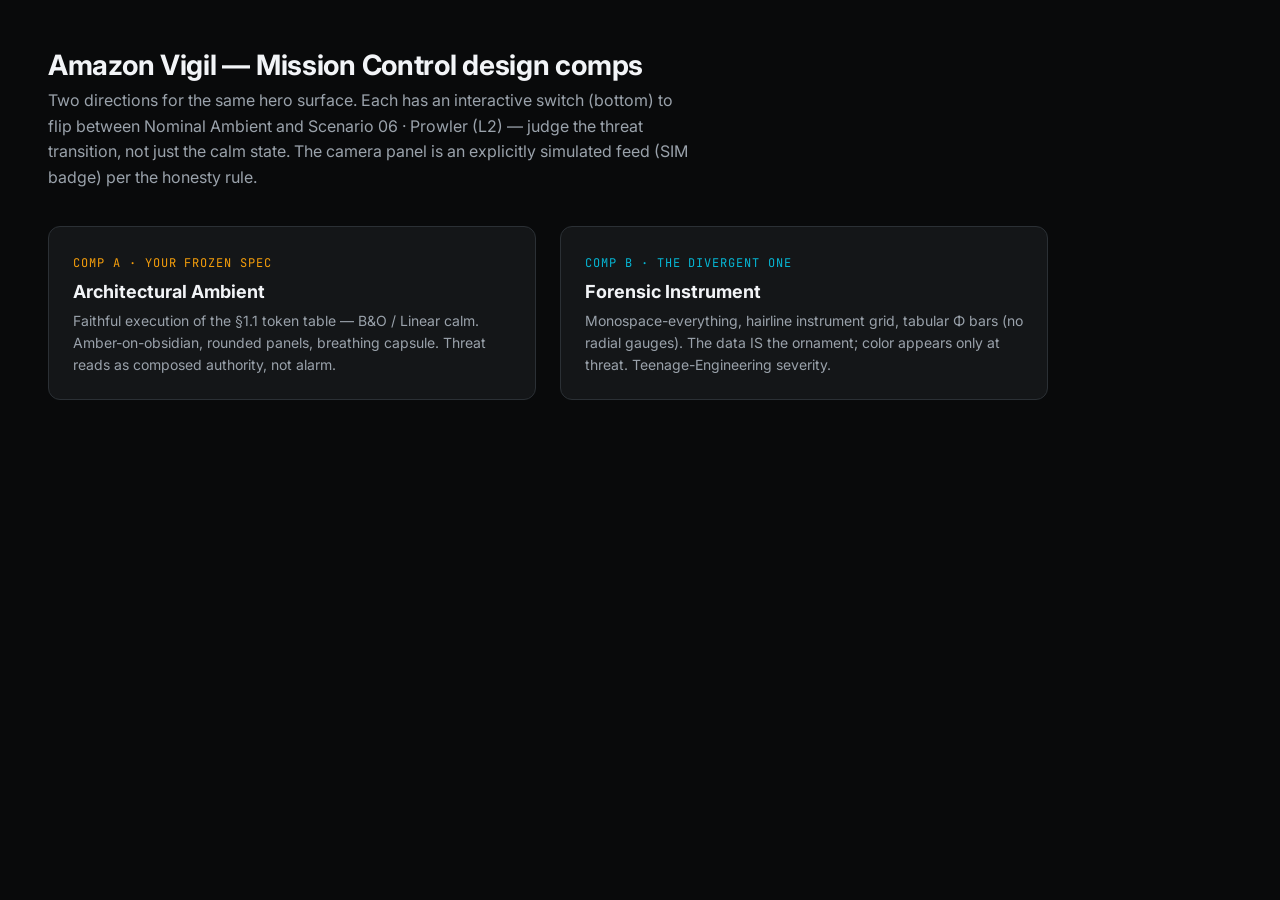
<file: design-comps/index.html>
<!DOCTYPE html>
<html lang="en">
<head>
<meta charset="UTF-8" />
<meta name="viewport" content="width=device-width, initial-scale=1.0" />
<title>Vigil — Design Comps</title>
<link href="https://fonts.googleapis.com/css2?family=Inter:wght@400;600;700&family=JetBrains+Mono:wght@500&display=swap" rel="stylesheet" />
<style>
  body { margin:0; background:#090A0B; color:#F2F4F7; font-family:'Inter',sans-serif; padding:48px; }
  h1 { font-size:28px; letter-spacing:-.01em; margin:0 0 6px; }
  .sub { color:#9AA2AB; margin:0 0 36px; max-width:640px; line-height:1.6; }
  .grid { display:grid; grid-template-columns:1fr 1fr; gap:24px; max-width:1000px; }
  a.card { display:block; text-decoration:none; color:inherit; border:1px solid #2B3035; border-radius:12px; padding:24px; background:#141618; transition:all .2s; }
  a.card:hover { border-color:#4A525A; transform:translateY(-2px); }
  .tag { font-family:'JetBrains Mono',monospace; font-size:12px; letter-spacing:.08em; color:#636B74; text-transform:uppercase; }
  .card h2 { font-size:18px; margin:10px 0 8px; }
  .card p { color:#9AA2AB; font-size:14px; line-height:1.55; margin:0; }
  .a .tag { color:#F59E0B; } .b .tag { color:#06B6D4; }
</style>
</head>
<body>
  <h1>Amazon Vigil — Mission Control design comps</h1>
  <p class="sub">Two directions for the same hero surface. Each has an interactive switch (bottom) to flip between Nominal Ambient and Scenario 06 · Prowler (L2) — judge the threat transition, not just the calm state. The camera panel is an explicitly simulated feed (SIM badge) per the honesty rule.</p>
  <div class="grid">
    <a class="card a" href="comp-a-architectural-ambient.html">
      <span class="tag">Comp A · your frozen spec</span>
      <h2>Architectural Ambient</h2>
      <p>Faithful execution of the §1.1 token table — B&amp;O / Linear calm. Amber-on-obsidian, rounded panels, breathing capsule. Threat reads as composed authority, not alarm.</p>
    </a>
    <a class="card b" href="comp-b-forensic-instrument.html">
      <span class="tag">Comp B · the divergent one</span>
      <h2>Forensic Instrument</h2>
      <p>Monospace-everything, hairline instrument grid, tabular Φ bars (no radial gauges). The data IS the ornament; color appears only at threat. Teenage-Engineering severity.</p>
    </a>
  </div>
</body>
</html>
</file>
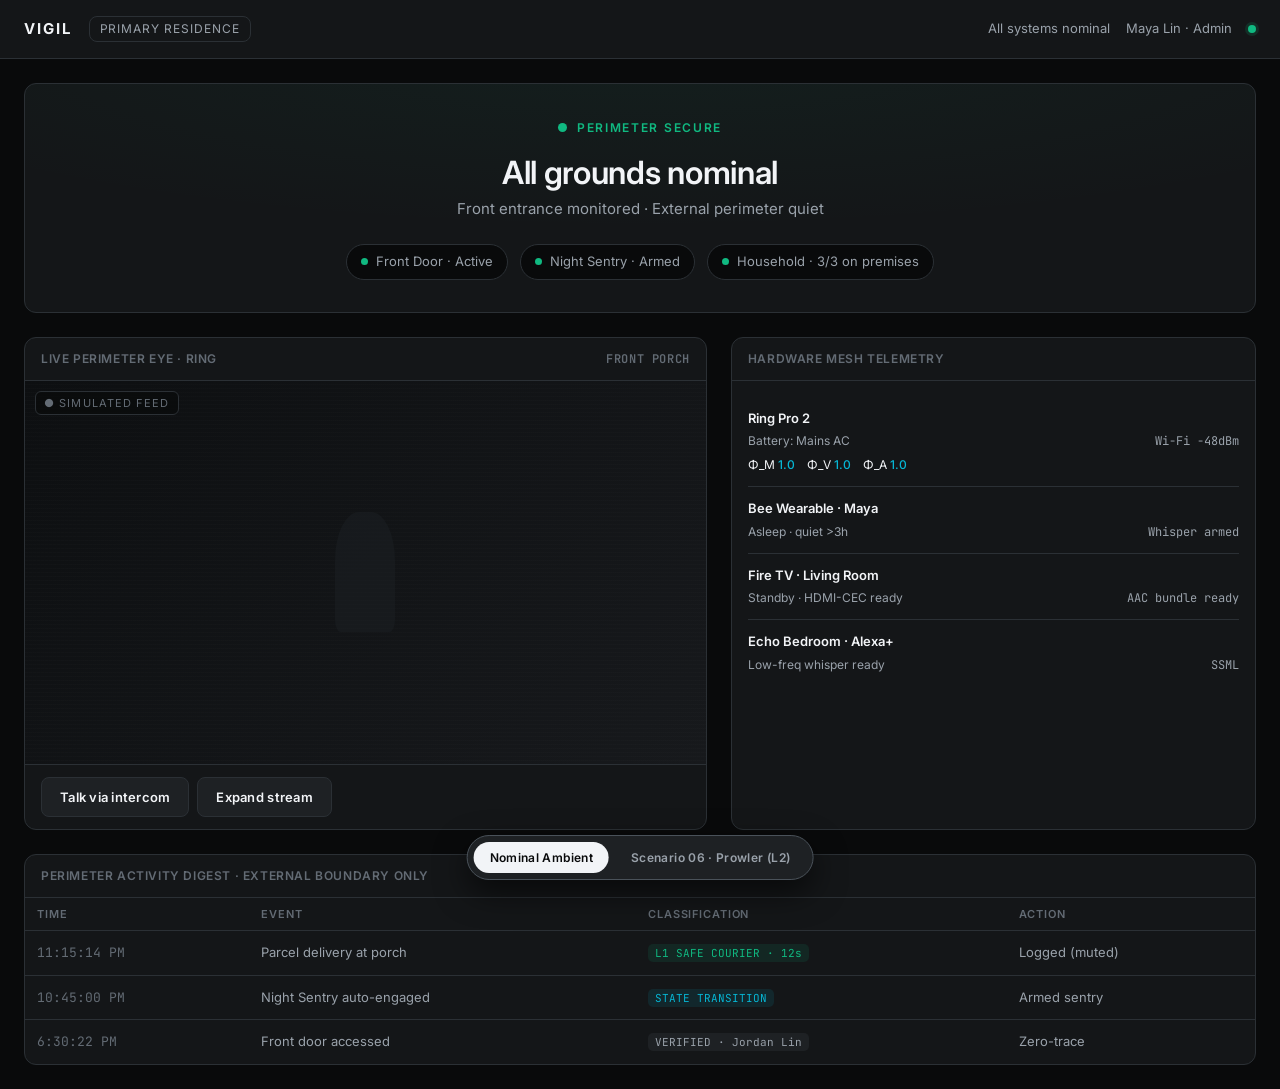
<file: design-comps/comp-a-architectural-ambient.html>
<!DOCTYPE html>
<html lang="en">
<head>
<meta charset="UTF-8" />
<meta name="viewport" content="width=device-width, initial-scale=1.0" />
<title>Vigil — Comp A · Architectural Ambient</title>
<link rel="preconnect" href="https://fonts.googleapis.com" />
<link rel="preconnect" href="https://fonts.gstatic.com" crossorigin />
<link href="https://fonts.googleapis.com/css2?family=Inter:wght@400;500;600;700&family=JetBrains+Mono:wght@400;500;700&display=swap" rel="stylesheet" />
<style>
  :root {
    /* SPEC §1.1 canonical tokens */
    --bg-obsidian:#090A0B;
    --surface-volcano:#141618;
    --surface-elevated:#1E2124;
    --border-subtle:#2B3035;
    --border-focus:#4A525A;
    --text-primary:#F2F4F7;
    --text-muted:#9AA2AB;
    --text-dim:#636B74;
    --accent-amber:#F59E0B;
    --accent-cyan:#06B6D4;
    --accent-crimson:#EF4444;
    --accent-emerald:#10B981;
    --font-ui:'Inter',-apple-system,BlinkMacSystemFont,sans-serif;
    --font-mono:'JetBrains Mono',ui-monospace,monospace;
    --sp1:4px; --sp2:8px; --sp3:12px; --sp4:16px; --sp6:24px; --sp8:32px;
    --r-xl:12px; --r-lg:8px;
    --ease:cubic-bezier(.22,.61,.36,1);
  }
  * { box-sizing:border-box; margin:0; padding:0; }
  html,body { height:100%; }
  body {
    background:var(--bg-obsidian);
    color:var(--text-primary);
    font-family:var(--font-ui);
    font-size:15px; line-height:1.5;
    overflow-x:hidden;
    -webkit-font-smoothing:antialiased;
  }
  .mono { font-family:var(--font-mono); font-feature-settings:"tnum" 1; }
  .label { font-size:12px; font-weight:600; letter-spacing:.05em; text-transform:uppercase; color:var(--text-dim); }

  /* ---- top bar ---- */
  .topbar {
    display:flex; align-items:center; justify-content:space-between;
    padding:var(--sp4) var(--sp6);
    border-bottom:1px solid var(--border-subtle);
    background:var(--surface-volcano);
  }
  .brand { display:flex; align-items:center; gap:var(--sp4); }
  .wordmark { font-weight:700; letter-spacing:.14em; font-size:15px; }
  .residence { font-size:12px; letter-spacing:.08em; color:var(--text-muted); padding:3px 10px; border:1px solid var(--border-subtle); border-radius:var(--r-lg); }
  .topright { display:flex; align-items:center; gap:var(--sp4); font-size:13px; color:var(--text-muted); }
  .sysdot { width:8px; height:8px; border-radius:50%; background:var(--accent-emerald); box-shadow:0 0 0 3px rgba(16,185,129,.15); }
  body.threat .sysdot { background:var(--accent-amber); box-shadow:0 0 0 3px rgba(245,158,11,.18); }

  /* ---- layout ---- */
  .stage { padding:var(--sp6); max-width:1280px; margin:0 auto; display:flex; flex-direction:column; gap:var(--sp6); }

  /* ---- sanctuary capsule ---- */
  .capsule {
    border:1px solid var(--border-subtle);
    border-radius:var(--r-xl);
    background:
      radial-gradient(120% 140% at 50% -20%, rgba(16,185,129,.06), transparent 60%),
      var(--surface-volcano);
    padding:var(--sp8) var(--sp6);
    text-align:center;
    transition:background .8s var(--ease), border-color .8s var(--ease);
    position:relative; overflow:hidden;
  }
  body.threat .capsule {
    background:
      radial-gradient(130% 150% at 50% -20%, rgba(245,158,11,.10), transparent 62%),
      var(--surface-volcano);
    border-color:rgba(245,158,11,.35);
  }
  .capsule-eyebrow { display:inline-flex; align-items:center; gap:10px; font-size:12px; letter-spacing:.14em; text-transform:uppercase; color:var(--accent-emerald); font-weight:600; }
  body.threat .capsule-eyebrow { color:var(--accent-amber); }
  .pulse { width:9px; height:9px; border-radius:50%; background:currentColor; animation:breathe 3.4s var(--ease) infinite; }
  @keyframes breathe { 0%,100%{opacity:.45; transform:scale(.85);} 50%{opacity:1; transform:scale(1.15);} }
  .capsule h1 { font-size:32px; line-height:1.1; font-weight:600; margin:var(--sp4) 0 var(--sp2); letter-spacing:-.01em; }
  .capsule .sub { color:var(--text-muted); font-size:15px; }
  .capsule .guidance { display:none; color:var(--text-primary); font-size:15px; line-height:1.6; max-width:640px; margin:var(--sp3) auto 0; }
  body.threat .capsule .guidance { display:block; }
  body.threat .capsule .sub { display:none; }
  .chips { display:flex; gap:var(--sp3); justify-content:center; flex-wrap:wrap; margin-top:var(--sp6); }
  .chip { display:inline-flex; align-items:center; gap:8px; font-size:13px; color:var(--text-muted); padding:7px 14px; border:1px solid var(--border-subtle); border-radius:999px; background:var(--bg-obsidian); }
  .chip .dot { width:7px; height:7px; border-radius:50%; background:var(--accent-emerald); }
  .capsule-actions { display:none; gap:var(--sp3); justify-content:center; flex-wrap:wrap; margin-top:var(--sp6); }
  body.threat .capsule-actions { display:flex; }
  .btn { font-family:var(--font-ui); font-size:13px; font-weight:600; letter-spacing:.02em; padding:11px 18px; border-radius:var(--r-lg); border:1px solid var(--border-subtle); background:var(--surface-elevated); color:var(--text-primary); cursor:pointer; transition:all .18s var(--ease); }
  .btn:hover { border-color:var(--border-focus); transform:translateY(-1px); }
  .btn.hold { border-color:rgba(245,158,11,.5); color:var(--accent-amber); }
  .btn.danger { border-color:rgba(239,68,68,.5); color:var(--accent-crimson); }
  .btn.danger:hover { background:rgba(239,68,68,.08); }

  /* ---- grid row ---- */
  .row { display:grid; grid-template-columns:1.3fr 1fr; gap:var(--sp6); }
  .panel { border:1px solid var(--border-subtle); border-radius:var(--r-xl); background:var(--surface-volcano); overflow:hidden; }
  .panel-head { display:flex; align-items:center; justify-content:space-between; padding:var(--sp3) var(--sp4); border-bottom:1px solid var(--border-subtle); }
  .panel-body { padding:var(--sp4); }

  /* camera */
  .cam { aspect-ratio:16/9; position:relative; background:linear-gradient(135deg,#0d0f11,#17191c); display:flex; align-items:center; justify-content:center; }
  .cam .scan { position:absolute; inset:0; background:repeating-linear-gradient(0deg,transparent,transparent 3px,rgba(255,255,255,.012) 3px,rgba(255,255,255,.012) 4px); }
  .cam-figure { width:60px; height:120px; border-radius:40% 40% 10% 10%; background:#1d2024; opacity:.5; transition:all .6s var(--ease); }
  body.threat .cam { background:linear-gradient(135deg,#140f0c,#1c1511); }
  body.threat .cam-figure { background:#2a211a; opacity:.8; }
  .simbadge { position:absolute; top:10px; left:10px; font-size:11px; letter-spacing:.1em; text-transform:uppercase; color:var(--text-dim); background:rgba(9,10,11,.7); border:1px solid var(--border-subtle); padding:3px 8px; border-radius:6px; }
  .bbox { position:absolute; display:none; border:1.5px solid var(--accent-amber); border-radius:3px; left:42%; top:24%; width:16%; height:52%; box-shadow:0 0 0 1px rgba(0,0,0,.4); }
  .bbox::after { content:'MASKED HUMAN · 0.94'; position:absolute; top:-20px; left:-1px; font-family:var(--font-mono); font-size:10px; letter-spacing:.04em; color:var(--accent-amber); background:rgba(9,10,11,.85); padding:2px 5px; border-radius:3px; white-space:nowrap; }
  body.threat .bbox { display:block; animation:lock .5s var(--ease); }
  @keyframes lock { from{opacity:0; transform:scale(1.4);} to{opacity:1; transform:scale(1);} }
  .cam-foot { display:flex; gap:var(--sp2); padding:var(--sp3) var(--sp4); border-top:1px solid var(--border-subtle); }

  /* telemetry / attribution */
  .teleblock { padding:var(--sp3) 0; border-bottom:1px solid var(--border-subtle); }
  .teleblock:last-child { border-bottom:0; }
  .tele-name { font-size:13px; font-weight:600; color:var(--text-primary); margin-bottom:4px; }
  .tele-row { display:flex; justify-content:space-between; font-size:12px; color:var(--text-muted); }
  .phi { display:flex; gap:12px; margin-top:6px; font-size:12px; }
  .phi span b { color:var(--accent-cyan); font-weight:500; }
  body.threat .phi .vdrop b { color:var(--accent-crimson); }

  .attr { display:none; }
  body.threat .attr { display:block; }
  .nominal-telem { display:block; }
  body.threat .nominal-telem { display:none; }
  .scoreline { display:flex; align-items:baseline; justify-content:space-between; margin-bottom:var(--sp3); }
  .score { font-family:var(--font-mono); font-size:30px; font-weight:700; color:var(--accent-amber); }
  .scorebar { display:flex; align-items:center; gap:10px; margin:var(--sp2) 0 var(--sp4); }
  .scorebar .track { flex:1; height:6px; background:var(--surface-elevated); border-radius:3px; overflow:hidden; }
  .scorebar .fill { height:100%; width:88%; background:linear-gradient(90deg,var(--accent-cyan),var(--accent-amber)); border-radius:3px; transform-origin:left; animation:grow 1s var(--ease); }
  @keyframes grow { from{transform:scaleX(0);} to{transform:scaleX(1);} }
  .attr-item { display:flex; gap:10px; padding:7px 0; font-size:13px; border-bottom:1px solid var(--border-subtle); }
  .attr-item:last-child { border-bottom:0; }
  .attr-item .k { color:var(--text-dim); width:84px; flex-shrink:0; font-size:12px; letter-spacing:.04em; text-transform:uppercase; }
  .attr-item .v { color:var(--text-muted); }
  .dwell { font-family:var(--font-mono); color:var(--accent-amber); }

  /* digest */
  .digest table { width:100%; border-collapse:collapse; font-size:13px; }
  .digest th { text-align:left; font-size:11px; letter-spacing:.08em; text-transform:uppercase; color:var(--text-dim); font-weight:600; padding:var(--sp2) var(--sp3); border-bottom:1px solid var(--border-subtle); }
  .digest td { padding:var(--sp3); border-bottom:1px solid var(--border-subtle); color:var(--text-muted); }
  .digest td:first-child { color:var(--text-dim); }
  .digest tr:last-child td { border-bottom:0; }
  .tag { font-family:var(--font-mono); font-size:11px; padding:2px 7px; border-radius:5px; }
  .tag.safe { color:var(--accent-emerald); background:rgba(16,185,129,.1); }
  .tag.sys { color:var(--accent-cyan); background:rgba(6,182,212,.1); }
  .tag.hh { color:var(--text-muted); background:var(--surface-elevated); }

  /* scenario switch */
  .switcher { position:fixed; bottom:20px; left:50%; transform:translateX(-50%); display:flex; gap:6px; background:var(--surface-elevated); border:1px solid var(--border-focus); border-radius:999px; padding:6px; box-shadow:0 12px 32px rgba(0,0,0,.6); z-index:50; }
  .switcher button { font-family:var(--font-ui); font-size:12px; font-weight:600; letter-spacing:.03em; padding:8px 16px; border-radius:999px; border:0; background:transparent; color:var(--text-muted); cursor:pointer; transition:all .2s var(--ease); }
  .switcher button.active { background:var(--text-primary); color:var(--bg-obsidian); }

  @media (max-width:900px){ .row{grid-template-columns:1fr;} }
</style>
</head>
<body>
  <div class="topbar">
    <div class="brand">
      <span class="wordmark">VIGIL</span>
      <span class="residence">PRIMARY RESIDENCE</span>
    </div>
    <div class="topright">
      <span class="statetext">All systems nominal</span>
      <span>Maya Lin · Admin</span>
      <span class="sysdot"></span>
    </div>
  </div>

  <div class="stage">
    <!-- SANCTUARY CAPSULE -->
    <section class="capsule">
      <div class="capsule-eyebrow"><span class="pulse"></span><span class="eyebrow-text">Perimeter Secure</span></div>
      <h1 class="headline">All grounds nominal</h1>
      <p class="sub">Front entrance monitored · External perimeter quiet</p>
      <p class="guidance">Unknown individual manipulating the front entryway. Perimeter alert active and Fire&nbsp;TV living-room deterrence is running simulated occupancy. Emergency&nbsp;CAD manifest is staged. Please remain inside.</p>
      <div class="chips">
        <span class="chip"><span class="dot"></span>Front Door · Active</span>
        <span class="chip"><span class="dot"></span>Night Sentry · Armed</span>
        <span class="chip"><span class="dot"></span>Household · 3/3 on premises</span>
      </div>
      <div class="capsule-actions">
        <button class="btn hold">Do not open door</button>
        <button class="btn">Speak through intercom</button>
        <button class="btn">Cancel alarm (false)</button>
        <button class="btn danger">Dispatch 911</button>
      </div>
    </section>

    <!-- CAMERA + ATTRIBUTION -->
    <div class="row">
      <section class="panel">
        <div class="panel-head">
          <span class="label camtitle">Live Perimeter Eye · Ring</span>
          <span class="label mono" style="color:var(--text-dim)">Front Porch</span>
        </div>
        <div class="cam">
          <div class="scan"></div>
          <div class="simbadge">● Simulated Feed</div>
          <div class="cam-figure"></div>
          <div class="bbox"></div>
        </div>
        <div class="cam-foot">
          <button class="btn">Talk via intercom</button>
          <button class="btn">Expand stream</button>
        </div>
      </section>

      <section class="panel">
        <div class="panel-head">
          <span class="label telehead">Hardware Mesh Telemetry</span>
          <span class="label attrhead" style="display:none; color:var(--accent-amber)">Threat Attribution · Bedrock</span>
        </div>
        <div class="panel-body">
          <!-- nominal -->
          <div class="nominal-telem">
            <div class="teleblock">
              <div class="tele-name">Ring Pro 2</div>
              <div class="tele-row"><span>Battery: Mains AC</span><span class="mono">Wi-Fi −48dBm</span></div>
              <div class="phi"><span>Φ_M <b>1.0</b></span><span class="vdrop">Φ_V <b>1.0</b></span><span>Φ_A <b>1.0</b></span></div>
            </div>
            <div class="teleblock">
              <div class="tele-name">Bee Wearable · Maya</div>
              <div class="tele-row"><span>Asleep · quiet &gt;3h</span><span class="mono">Whisper armed</span></div>
            </div>
            <div class="teleblock">
              <div class="tele-name">Fire TV · Living Room</div>
              <div class="tele-row"><span>Standby · HDMI-CEC ready</span><span class="mono">AAC bundle ready</span></div>
            </div>
            <div class="teleblock">
              <div class="tele-name">Echo Bedroom · Alexa+</div>
              <div class="tele-row"><span>Low-freq whisper ready</span><span class="mono">SSML</span></div>
            </div>
          </div>
          <!-- threat attribution -->
          <div class="attr">
            <div class="scoreline"><span class="label">Threat Score</span><span class="score">0.88</span></div>
            <div class="scorebar"><div class="track"><div class="fill"></div></div><span class="mono" style="font-size:12px;color:var(--accent-amber)">L2</span></div>
            <div class="attr-item"><span class="k">Visual</span><span class="v">Hooded subject · crowbar in frame</span></div>
            <div class="attr-item"><span class="k">Audio</span><span class="v">Metal-on-metal prying · 3.2 kHz</span></div>
            <div class="attr-item"><span class="k">Resident</span><span class="v">Maya asleep · Echo whispered</span></div>
            <div class="attr-item"><span class="k">Deterrent</span><span class="v">Fire TV "Home Alone" · 75% vol</span></div>
            <div class="attr-item"><span class="k">Dwell</span><span class="v dwell">22s · exceeded 15s threshold</span></div>
          </div>
        </div>
      </section>
    </div>

    <!-- DIGEST -->
    <section class="panel digest">
      <div class="panel-head"><span class="label">Perimeter Activity Digest · External boundary only</span></div>
      <table>
        <thead><tr><th>Time</th><th>Event</th><th>Classification</th><th>Action</th></tr></thead>
        <tbody>
          <tr><td class="mono">11:15:14 PM</td><td>Parcel delivery at porch</td><td><span class="tag safe">L1 SAFE COURIER · 12s</span></td><td>Logged (muted)</td></tr>
          <tr><td class="mono">10:45:00 PM</td><td>Night Sentry auto-engaged</td><td><span class="tag sys">STATE TRANSITION</span></td><td>Armed sentry</td></tr>
          <tr><td class="mono">6:30:22 PM</td><td>Front door accessed</td><td><span class="tag hh">VERIFIED · Jordan Lin</span></td><td>Zero-trace</td></tr>
        </tbody>
      </table>
    </section>
  </div>

  <div class="switcher">
    <button class="active" data-state="nominal">Nominal Ambient</button>
    <button data-state="threat">Scenario 06 · Prowler (L2)</button>
  </div>

<script>
  const buttons = document.querySelectorAll('.switcher button');
  const statetext = document.querySelector('.statetext');
  const eyebrow = document.querySelector('.eyebrow-text');
  const headline = document.querySelector('.headline');
  const camtitle = document.querySelector('.camtitle');
  const telehead = document.querySelector('.telehead');
  const attrhead = document.querySelector('.attrhead');
  function setState(s){
    document.body.classList.toggle('threat', s==='threat');
    buttons.forEach(b=>b.classList.toggle('active', b.dataset.state===s));
    if(s==='threat'){
      statetext.textContent='● Active Defense Running';
      eyebrow.textContent='Perimeter Alert · Active Protection';
      headline.textContent='Active protection in progress';
      camtitle.textContent='Live Breach Stream · Ring';
      telehead.style.display='none'; attrhead.style.display='inline';
    } else {
      statetext.textContent='All systems nominal';
      eyebrow.textContent='Perimeter Secure';
      headline.textContent='All grounds nominal';
      camtitle.textContent='Live Perimeter Eye · Ring';
      telehead.style.display='inline'; attrhead.style.display='none';
    }
  }
  buttons.forEach(b=>b.addEventListener('click',()=>setState(b.dataset.state)));
</script>
</body>
</html>
</file>
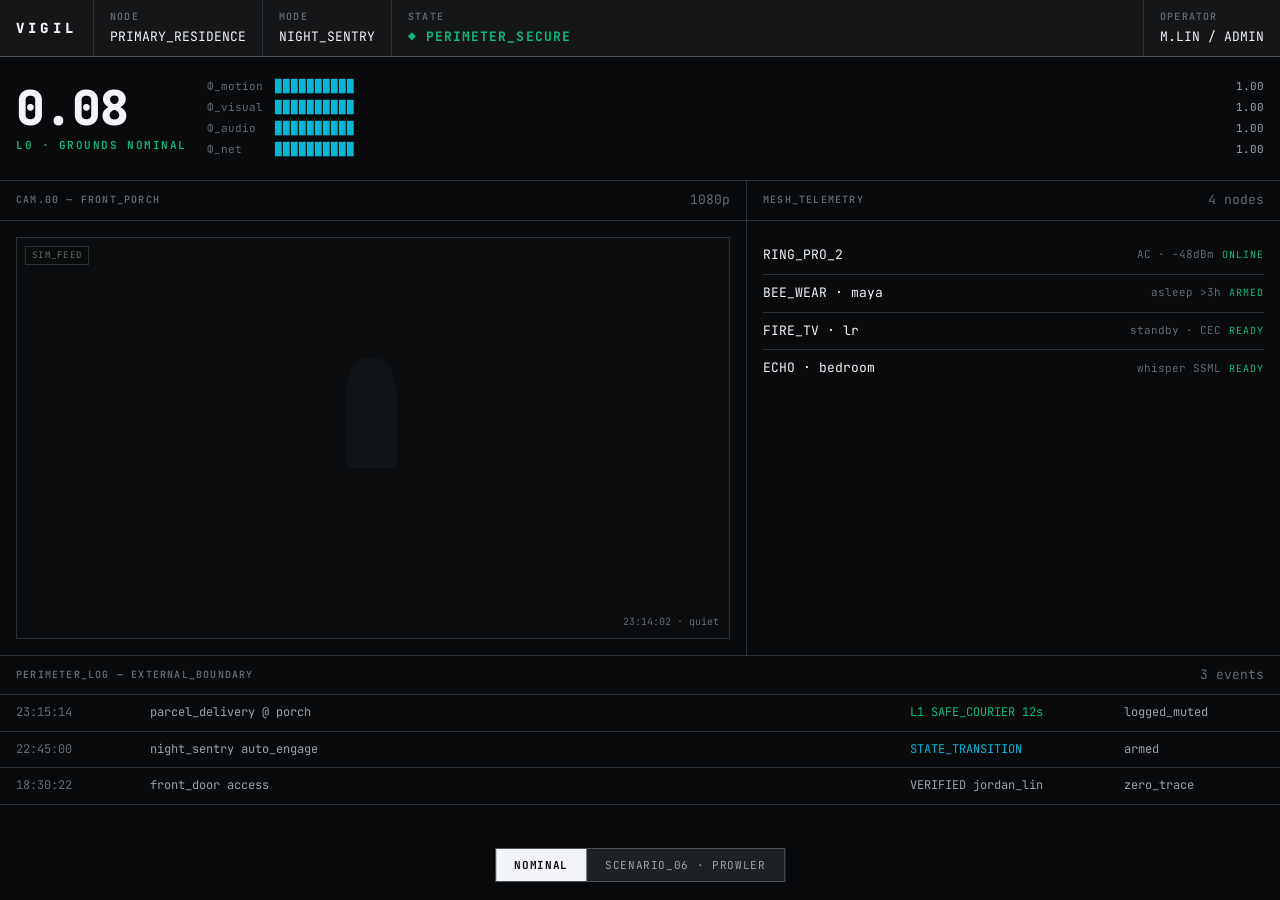
<file: design-comps/comp-b-forensic-instrument.html>
<!DOCTYPE html>
<html lang="en">
<head>
<meta charset="UTF-8" />
<meta name="viewport" content="width=device-width, initial-scale=1.0" />
<title>Vigil — Comp B · Forensic Instrument</title>
<link rel="preconnect" href="https://fonts.googleapis.com" />
<link rel="preconnect" href="https://fonts.gstatic.com" crossorigin />
<link href="https://fonts.googleapis.com/css2?family=JetBrains+Mono:wght@400;500;600;700;800&family=Inter:wght@500;600&display=swap" rel="stylesheet" />
<style>
  :root {
    --bg-obsidian:#090A0B;
    --surface-volcano:#141618;
    --surface-elevated:#1E2124;
    --border-subtle:#2B3035;
    --border-focus:#4A525A;
    --text-primary:#F2F4F7;
    --text-muted:#9AA2AB;
    --text-dim:#636B74;
    --accent-amber:#F59E0B;
    --accent-cyan:#06B6D4;
    --accent-crimson:#EF4444;
    --accent-emerald:#10B981;
    --mono:'JetBrains Mono',ui-monospace,monospace;
    --ui:'Inter',sans-serif;
    --ease:cubic-bezier(.2,.7,.3,1);
  }
  * { box-sizing:border-box; margin:0; padding:0; }
  body {
    background:var(--bg-obsidian);
    color:var(--text-muted);
    font-family:var(--mono);
    font-size:13px; line-height:1.45;
    font-feature-settings:"tnum" 1;
    overflow-x:hidden;
    /* hairline instrument grid */
    background-image:
      linear-gradient(var(--border-subtle) 1px, transparent 1px),
      linear-gradient(90deg, var(--border-subtle) 1px, transparent 1px);
    background-size:100% 40px, 48px 100%;
    background-position:0 -1px, -1px 0;
    -webkit-font-smoothing:antialiased;
  }
  body::before { /* darken grid to a whisper */
    content:''; position:fixed; inset:0; background:var(--bg-obsidian); opacity:.93; z-index:-1;
  }
  .k { color:var(--text-dim); text-transform:uppercase; letter-spacing:.12em; font-size:10px; font-weight:600; }
  .val { color:var(--text-primary); }

  /* ---- header strip ---- */
  header { display:flex; align-items:stretch; border-bottom:1px solid var(--border-focus); background:var(--surface-volcano); }
  .cell { padding:10px 16px; border-right:1px solid var(--border-subtle); display:flex; flex-direction:column; gap:3px; justify-content:center; }
  .cell:last-child { border-right:0; }
  .brand { font-weight:800; letter-spacing:.3em; color:var(--text-primary); font-size:14px; }
  .grow { flex:1; }
  .statusflag { color:var(--accent-emerald); font-weight:700; letter-spacing:.08em; }
  body.threat .statusflag { color:var(--accent-amber); }

  /* ---- main grid ---- */
  main { display:grid; grid-template-columns:minmax(0,1.4fr) minmax(0,1fr); gap:1px; background:var(--border-subtle); border-bottom:1px solid var(--border-subtle); }
  .module { background:var(--bg-obsidian); padding:0; }
  .mhead { display:flex; justify-content:space-between; align-items:center; padding:10px 16px; border-bottom:1px solid var(--border-subtle); }
  .mhead .idx { color:var(--text-dim); }
  .mbody { padding:16px; }

  /* ---- the readout: threat score as tabular bar (NO radial gauge) ---- */
  .readout { grid-column:1 / -1; background:var(--bg-obsidian); border-bottom:1px solid var(--border-subtle); padding:22px 16px; }
  .readline { display:flex; align-items:center; gap:20px; flex-wrap:wrap; }
  .bigscore { font-size:48px; font-weight:800; color:var(--text-primary); line-height:1; letter-spacing:-.02em; transition:color .6s var(--ease); }
  body.threat .bigscore { color:var(--accent-amber); }
  .verdict { font-size:11px; letter-spacing:.14em; }
  .bars { flex:1; min-width:280px; display:flex; flex-direction:column; gap:5px; }
  .barrow { display:flex; align-items:center; gap:10px; font-size:11px; }
  .barrow .lbl { width:58px; color:var(--text-dim); }
  .barrow .bar { flex:1; letter-spacing:1px; color:var(--text-dim); }
  .barrow .bar b { color:var(--accent-cyan); font-weight:400; }
  .barrow .num { width:42px; text-align:right; color:var(--text-muted); }
  body.threat .barrow.hot .bar b { color:var(--accent-amber); }
  body.threat .barrow.crit .bar b { color:var(--accent-crimson); }

  /* ---- camera ---- */
  .cam { aspect-ratio:16/9; position:relative; background:#0b0d0f; border:1px solid var(--border-subtle); overflow:hidden; }
  .crosshair { position:absolute; inset:0; background:
    linear-gradient(90deg, transparent calc(50% - .5px), rgba(255,255,255,.04) 50%, transparent calc(50% + .5px)),
    linear-gradient(0deg, transparent calc(50% - .5px), rgba(255,255,255,.04) 50%, transparent calc(50% + .5px)); }
  .figure { position:absolute; left:46%; top:30%; width:52px; height:110px; border-radius:38% 38% 8% 8%; background:#191c1f; opacity:.5; transition:all .6s var(--ease); }
  body.threat .figure { background:#241d16; opacity:.85; }
  .sim { position:absolute; top:8px; left:8px; font-size:9px; letter-spacing:.14em; color:var(--text-dim); border:1px solid var(--border-subtle); padding:2px 6px; background:rgba(9,10,11,.8); }
  .ts { position:absolute; bottom:8px; right:10px; font-size:10px; color:var(--text-dim); }
  .bbox { position:absolute; display:none; left:44%; top:26%; width:16%; height:56%; border:1px solid var(--accent-amber); }
  .bbox::before { content:'[ MASKED_HUMAN conf=0.94 ]'; position:absolute; top:-16px; left:0; font-size:9px; color:var(--accent-amber); white-space:nowrap; }
  body.threat .bbox { display:block; animation:flick .4s steps(3); }
  @keyframes flick { 0%{opacity:0;} 50%{opacity:1;} }

  /* ---- device rows ---- */
  .devrow { display:grid; grid-template-columns:1fr auto auto; gap:8px; padding:9px 0; border-bottom:1px solid var(--border-subtle); align-items:center; }
  .devrow:last-child { border-bottom:0; }
  .devrow .name { color:var(--text-primary); }
  .devrow .meta { color:var(--text-dim); font-size:11px; }
  .devrow .stat { color:var(--accent-emerald); font-size:10px; letter-spacing:.1em; }

  /* attribution lines appear on threat */
  .attrlines { display:none; }
  body.threat .attrlines { display:block; }
  body.threat .nominal { display:none; }
  .aline { padding:8px 0; border-bottom:1px solid var(--border-subtle); display:flex; gap:12px; }
  .aline:last-child { border-bottom:0; }
  .aline .tag { color:var(--text-dim); width:72px; flex-shrink:0; }
  .aline .txt { color:var(--text-muted); }
  .aline .txt.amber { color:var(--accent-amber); }

  /* ---- guidance bar (threat) ---- */
  .guidance { display:none; grid-column:1/-1; background:var(--surface-volcano); border-top:1px solid rgba(245,158,11,.35); border-bottom:1px solid rgba(245,158,11,.35); padding:16px; }
  body.threat .guidance { display:block; animation:slidein .5s var(--ease); }
  @keyframes slidein { from{opacity:0; transform:translateY(-6px);} to{opacity:1; transform:translateY(0);} }
  .guidance .hd { color:var(--accent-amber); font-weight:700; letter-spacing:.1em; font-size:11px; margin-bottom:8px; }
  .guidance .msg { color:var(--text-primary); font-size:13px; line-height:1.6; max-width:720px; }
  .acts { display:flex; gap:1px; margin-top:14px; background:var(--border-subtle); border:1px solid var(--border-subtle); width:fit-content; }
  .acts button { font-family:var(--mono); font-size:11px; letter-spacing:.06em; padding:9px 16px; border:0; background:var(--bg-obsidian); color:var(--text-muted); cursor:pointer; transition:all .15s; }
  .acts button:hover { background:var(--surface-elevated); color:var(--text-primary); }
  .acts button.crit { color:var(--accent-crimson); }
  .acts button.crit:hover { background:rgba(239,68,68,.1); }

  /* ---- log ---- */
  .log { grid-column:1/-1; background:var(--bg-obsidian); }
  .logline { display:grid; grid-template-columns:120px 1fr 200px 140px; gap:14px; padding:9px 16px; border-bottom:1px solid var(--border-subtle); font-size:12px; }
  .logline:last-child { border-bottom:0; }
  .logline .t { color:var(--text-dim); }
  .logline .c-safe { color:var(--accent-emerald); }
  .logline .c-sys { color:var(--accent-cyan); }
  .logline .c-hh { color:var(--text-muted); }

  .switcher { position:fixed; bottom:18px; left:50%; transform:translateX(-50%); display:flex; gap:1px; background:var(--border-focus); border:1px solid var(--border-focus); z-index:50; }
  .switcher button { font-family:var(--mono); font-size:11px; letter-spacing:.06em; padding:9px 18px; border:0; background:var(--surface-elevated); color:var(--text-muted); cursor:pointer; }
  .switcher button.active { background:var(--text-primary); color:var(--bg-obsidian); font-weight:700; }

  @media (max-width:900px){ main{grid-template-columns:1fr;} }
</style>
</head>
<body>
  <header>
    <div class="cell"><span class="brand">VIGIL</span></div>
    <div class="cell"><span class="k">Node</span><span class="val">PRIMARY_RESIDENCE</span></div>
    <div class="cell"><span class="k">Mode</span><span class="val modeval">NIGHT_SENTRY</span></div>
    <div class="cell grow"><span class="k">State</span><span class="statusflag">◆ PERIMETER_SECURE</span></div>
    <div class="cell"><span class="k">Operator</span><span class="val">M.LIN / ADMIN</span></div>
  </header>

  <!-- READOUT -->
  <div class="readout">
    <div class="readline">
      <div>
        <div class="bigscore">0.08</div>
        <div class="verdict k" style="margin-top:6px;color:var(--accent-emerald)">L0 · GROUNDS NOMINAL</div>
      </div>
      <div class="bars">
        <div class="barrow"><span class="lbl">Φ_motion</span><span class="bar"><b>██████████</b></span><span class="num">1.00</span></div>
        <div class="barrow hot"><span class="lbl">Φ_visual</span><span class="bar"><b>██████████</b></span><span class="num">1.00</span></div>
        <div class="barrow"><span class="lbl">Φ_audio</span><span class="bar"><b>██████████</b></span><span class="num">1.00</span></div>
        <div class="barrow crit"><span class="lbl">Φ_net</span><span class="bar"><b>██████████</b></span><span class="num">1.00</span></div>
      </div>
    </div>
  </div>

  <main>
    <!-- GUIDANCE (threat only) -->
    <div class="guidance">
      <div class="hd">▲ PERIMETER ALERT — ACTIVE PROTECTION IN PROGRESS</div>
      <div class="msg">Unknown individual manipulating front entryway. Fire TV living-room deterrence running simulated occupancy. Emergency CAD manifest staged. Remain inside.</div>
      <div class="acts">
        <button>DO_NOT_OPEN</button>
        <button>INTERCOM</button>
        <button>CANCEL_FALSE</button>
        <button class="crit">DISPATCH_911</button>
      </div>
    </div>

    <!-- CAMERA -->
    <section class="module">
      <div class="mhead"><span class="k camlabel">CAM.00 — FRONT_PORCH</span><span class="idx">1080p</span></div>
      <div class="mbody">
        <div class="cam">
          <div class="crosshair"></div>
          <div class="sim">SIM_FEED</div>
          <div class="figure"></div>
          <div class="bbox"></div>
          <div class="ts tsval">23:14:02 · quiet</div>
        </div>
      </div>
    </section>

    <!-- MESH / ATTRIBUTION -->
    <section class="module">
      <div class="mhead"><span class="k meshlabel">MESH_TELEMETRY</span><span class="idx">4 nodes</span></div>
      <div class="mbody">
        <div class="nominal">
          <div class="devrow"><span class="name">RING_PRO_2</span><span class="meta">AC · −48dBm</span><span class="stat">ONLINE</span></div>
          <div class="devrow"><span class="name">BEE_WEAR · maya</span><span class="meta">asleep &gt;3h</span><span class="stat">ARMED</span></div>
          <div class="devrow"><span class="name">FIRE_TV · lr</span><span class="meta">standby · CEC</span><span class="stat">READY</span></div>
          <div class="devrow"><span class="name">ECHO · bedroom</span><span class="meta">whisper SSML</span><span class="stat">READY</span></div>
        </div>
        <div class="attrlines">
          <div class="aline"><span class="tag">SOURCE</span><span class="txt amber">anthropic.claude-3-5-sonnet</span></div>
          <div class="aline"><span class="tag">VISUAL</span><span class="txt">hooded subject · crowbar in frame</span></div>
          <div class="aline"><span class="tag">AUDIO</span><span class="txt">metal-on-metal prying · 3.2kHz</span></div>
          <div class="aline"><span class="tag">WEARER</span><span class="txt">maya asleep · echo whispered</span></div>
          <div class="aline"><span class="tag">ACTUATE</span><span class="txt">firetv_deterrence · 75%</span></div>
          <div class="aline"><span class="tag">DWELL</span><span class="txt amber">22s &gt; 15s grace · ESCALATE</span></div>
        </div>
      </div>
    </section>

    <!-- LOG -->
    <section class="log">
      <div class="mhead"><span class="k">PERIMETER_LOG — EXTERNAL_BOUNDARY</span><span class="idx">3 events</span></div>
      <div class="logline"><span class="t">23:15:14</span><span>parcel_delivery @ porch</span><span class="c-safe">L1 SAFE_COURIER 12s</span><span>logged_muted</span></div>
      <div class="logline"><span class="t">22:45:00</span><span>night_sentry auto_engage</span><span class="c-sys">STATE_TRANSITION</span><span>armed</span></div>
      <div class="logline"><span class="t">18:30:22</span><span>front_door access</span><span class="c-hh">VERIFIED jordan_lin</span><span>zero_trace</span></div>
    </section>
  </main>

  <div class="switcher">
    <button class="active" data-state="nominal">NOMINAL</button>
    <button data-state="threat">SCENARIO_06 · PROWLER</button>
  </div>

<script>
  const buttons=document.querySelectorAll('.switcher button');
  const flag=document.querySelector('.statusflag');
  const score=document.querySelector('.bigscore');
  const verdict=document.querySelector('.verdict');
  const bars=document.querySelectorAll('.barrow .bar b');
  const nums=document.querySelectorAll('.barrow .num');
  const camlabel=document.querySelector('.camlabel');
  const meshlabel=document.querySelector('.meshlabel');
  const ts=document.querySelector('.tsval');
  function setState(s){
    const t=s==='threat';
    document.body.classList.toggle('threat',t);
    buttons.forEach(b=>b.classList.toggle('active',b.dataset.state===s));
    if(t){
      flag.textContent='▲ ACTIVE_DEFENSE';
      score.textContent='0.88'; verdict.textContent='L2 · SUSPICIOUS — DETER'; verdict.style.color='var(--accent-amber)';
      bars[1].parentElement.querySelector('.num');
      // Φ_V collapses on tamper-adjacent? here prowler keeps optics; emphasize score only
      camlabel.textContent='CAM.00 — BREACH_STREAM';
      meshlabel.textContent='THREAT_ATTRIBUTION';
      ts.textContent='23:14:24 · DWELL 22s';
    } else {
      flag.textContent='◆ PERIMETER_SECURE';
      score.textContent='0.08'; verdict.textContent='L0 · GROUNDS NOMINAL'; verdict.style.color='var(--accent-emerald)';
      camlabel.textContent='CAM.00 — FRONT_PORCH';
      meshlabel.textContent='MESH_TELEMETRY';
      ts.textContent='23:14:02 · quiet';
    }
  }
  buttons.forEach(b=>b.addEventListener('click',()=>setState(b.dataset.state)));
</script>
</body>
</html>
</file>
